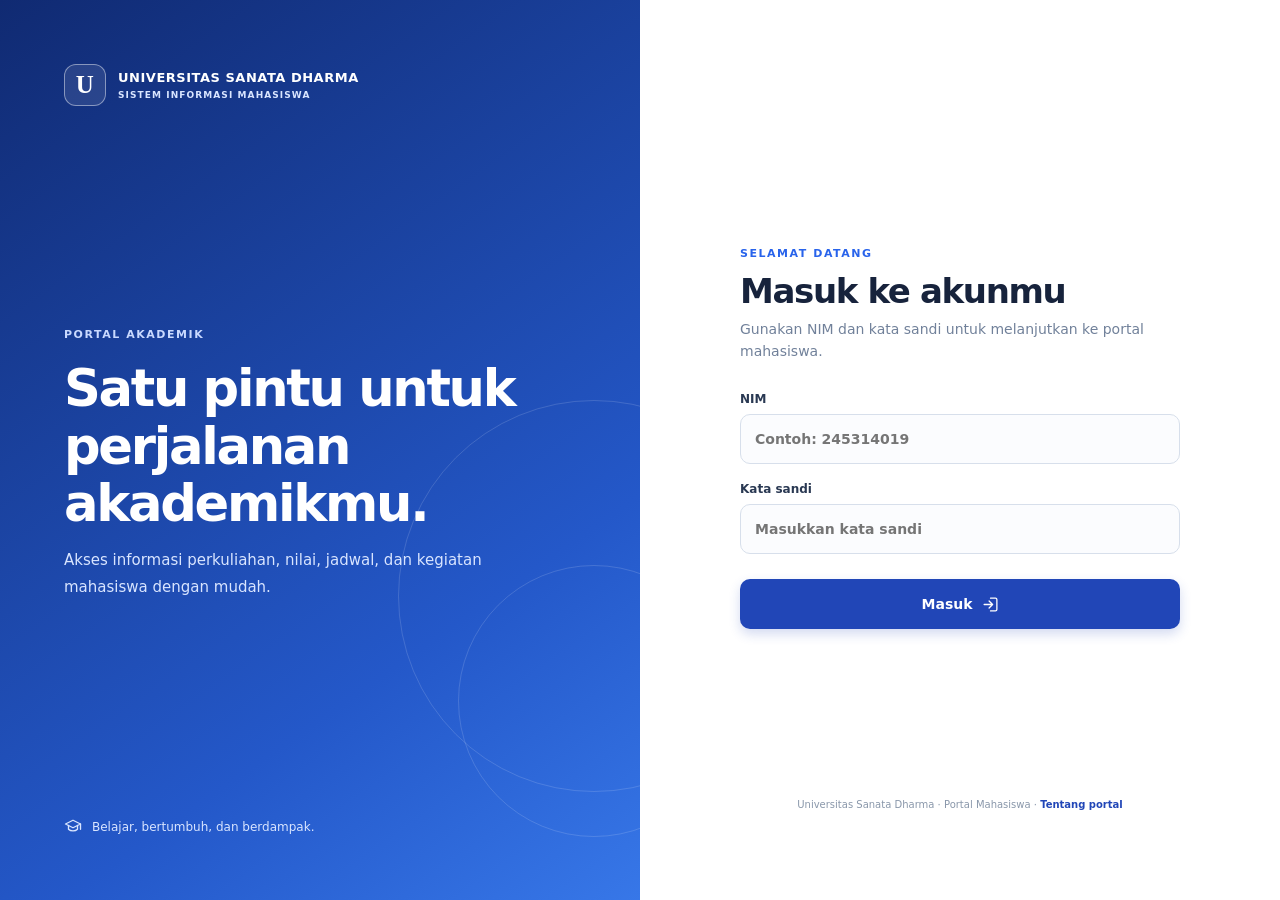
<file: index.html>
<!doctype html>
<html lang="id">
  <head>
    <meta charset="UTF-8">
    <meta name="viewport" content="width=device-width, initial-scale=1">
    <meta name="theme-color" content="#f5f8fc">
    <meta name="description" content="Portal Sistem Informasi Mahasiswa: akses informasi nilai, jadwal kuliah, keuangan, LPKP, kegiatan mahasiswa, DRS/KRS, profil, dan KTM digital.">
    <meta name="robots" content="index, follow">
    <link rel="canonical" href="https://bilqisayu.github.io/desain_ui/">
    <meta property="og:type" content="website">
    <meta property="og:locale" content="id_ID">
    <meta property="og:title" content="Sistem Informasi Mahasiswa | Portal Akademik">
    <meta property="og:description" content="Akses informasi akademik, jadwal, nilai, dan kegiatan mahasiswa dalam satu portal.">
    <meta property="og:url" content="https://bilqisayu.github.io/desain_ui/">
    <meta name="twitter:card" content="summary">
    <title>Sistem Informasi Mahasiswa | Portal Akademik</title>
    <link rel="stylesheet" href="styles.css?v=20261019-0008">
  </head>
  <body>
    <main id="app" class="app-shell" aria-live="polite"></main>
    <div id="toast" class="toast" role="status" aria-live="polite"></div>
    <script src="app.js?v=20261019-0010"></script>
  </body>
</html>
</file>
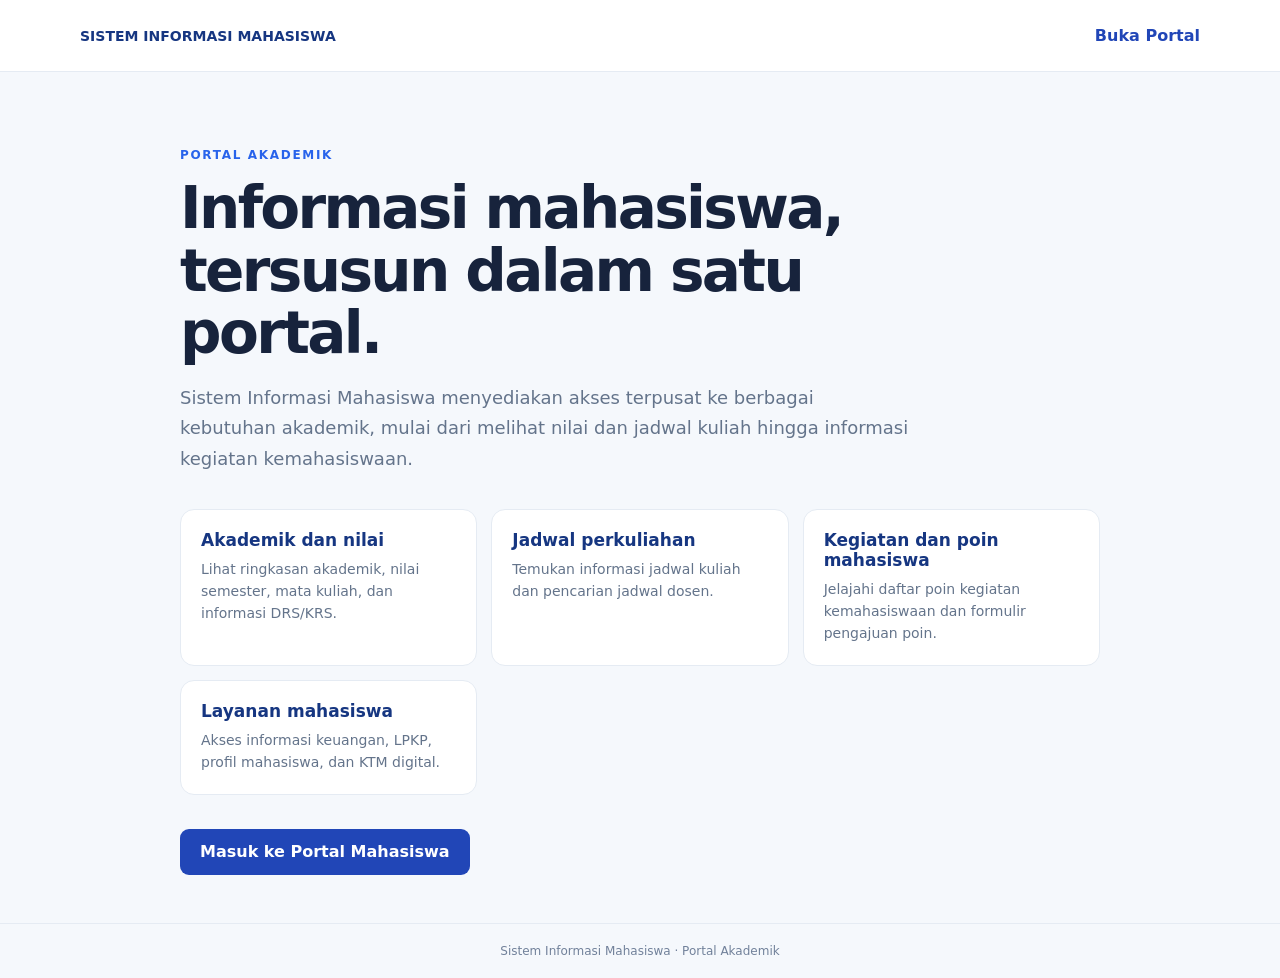
<file: tentang.html>
<!doctype html>
<html lang="id">
  <head>
    <meta charset="UTF-8">
    <meta name="viewport" content="width=device-width, initial-scale=1">
    <meta name="theme-color" content="#f5f8fc">
    <meta name="description" content="Kenali portal Sistem Informasi Mahasiswa untuk informasi akademik, nilai, jadwal kuliah, keuangan, LPKP, kegiatan, dan KTM digital.">
    <meta name="robots" content="index, follow">
    <link rel="canonical" href="https://bilqisayu.github.io/desain_ui/tentang.html">
    <meta property="og:type" content="website">
    <meta property="og:locale" content="id_ID">
    <meta property="og:title" content="Tentang Sistem Informasi Mahasiswa">
    <meta property="og:description" content="Portal informasi akademik mahasiswa dalam satu website yang mudah diakses.">
    <meta property="og:url" content="https://bilqisayu.github.io/desain_ui/tentang.html">
    <title>Tentang Sistem Informasi Mahasiswa | Portal Akademik</title>
    <style>
      :root { color-scheme: light; font-family: Inter, ui-sans-serif, system-ui, -apple-system, BlinkMacSystemFont, "Segoe UI", sans-serif; color: #17233c; background: #f5f8fc; }
      * { box-sizing: border-box; }
      body { min-width: 320px; min-height: 100vh; margin: 0; }
      header { display: flex; min-height: 72px; align-items: center; justify-content: space-between; gap: 16px; padding: 12px max(24px, calc((100% - 1120px) / 2)); border-bottom: 1px solid #e5ebf3; background: white; }
      .brand { color: #163681; font-size: 14px; font-weight: 800; }
      header a, .button { color: #2146b7; font-weight: 700; text-decoration: none; }
      main { width: min(100% - 40px, 920px); margin: 0 auto; padding: 72px 0 48px; }
      .eyebrow { color: #2863eb; font-size: 12px; font-weight: 800; letter-spacing: .14em; }
      h1 { max-width: 760px; margin: 14px 0; font-size: clamp(34px, 7vw, 58px); line-height: 1.08; letter-spacing: -.045em; }
      .intro { max-width: 730px; color: #64748b; font-size: 18px; line-height: 1.7; }
      .features { display: grid; grid-template-columns: repeat(auto-fit, minmax(220px, 1fr)); gap: 14px; margin: 34px 0; }
      article { padding: 20px; border: 1px solid #e5ebf3; border-radius: 14px; background: white; }
      h2 { margin: 0 0 8px; color: #163681; font-size: 17px; }
      article p { margin: 0; color: #64748b; font-size: 14px; line-height: 1.6; }
      .button { display: inline-flex; min-height: 46px; align-items: center; padding: 0 20px; border-radius: 9px; background: #2146b7; color: white; }
      footer { padding: 20px; border-top: 1px solid #e5ebf3; color: #71819a; text-align: center; font-size: 12px; }
      @media (max-width: 540px) { header { min-height: 62px; } main { padding-top: 48px; } .intro { font-size: 16px; } }
    </style>
    <script type="application/ld+json">
      {
        "@context": "https://schema.org",
        "@type": "WebSite",
        "name": "Sistem Informasi Mahasiswa",
        "inLanguage": "id-ID",
        "url": "https://bilqisayu.github.io/desain_ui/",
        "description": "Portal informasi akademik mahasiswa meliputi nilai, jadwal, keuangan, kegiatan, dan profil."
      }
    </script>
  </head>
  <body>
    <header>
      <span class="brand">SISTEM INFORMASI MAHASISWA</span>
      <a href="./">Buka Portal</a>
    </header>
    <main>
      <span class="eyebrow">PORTAL AKADEMIK</span>
      <h1>Informasi mahasiswa, tersusun dalam satu portal.</h1>
      <p class="intro">Sistem Informasi Mahasiswa menyediakan akses terpusat ke berbagai kebutuhan akademik, mulai dari melihat nilai dan jadwal kuliah hingga informasi kegiatan kemahasiswaan.</p>
      <section class="features" aria-label="Fitur portal">
        <article><h2>Akademik dan nilai</h2><p>Lihat ringkasan akademik, nilai semester, mata kuliah, dan informasi DRS/KRS.</p></article>
        <article><h2>Jadwal perkuliahan</h2><p>Temukan informasi jadwal kuliah dan pencarian jadwal dosen.</p></article>
        <article><h2>Kegiatan dan poin mahasiswa</h2><p>Jelajahi daftar poin kegiatan kemahasiswaan dan formulir pengajuan poin.</p></article>
        <article><h2>Layanan mahasiswa</h2><p>Akses informasi keuangan, LPKP, profil mahasiswa, dan KTM digital.</p></article>
      </section>
      <a class="button" href="./">Masuk ke Portal Mahasiswa</a>
    </main>
    <footer>Sistem Informasi Mahasiswa · Portal Akademik</footer>
  </body>
</html>
</file>
<file: styles.css>
:root {
  color-scheme: light;
  --blue: #2146b7;
  --blue-2: #2863eb;
  --blue-dark: #163681;
  --ink: #17233c;
  --muted: #7d91b1;
  --line: #e5ebf3;
  --surface: #fff;
  --page: #f5f8fc;
  --green: #00a56b;
  font-family: Inter, ui-sans-serif, system-ui, -apple-system, BlinkMacSystemFont, "Segoe UI", sans-serif;
  font-synthesis: none;
  text-rendering: optimizeLegibility;
  -webkit-font-smoothing: antialiased;
}

* { box-sizing: border-box; }
body { margin: 0; min-width: 320px; min-height: 100vh; color: var(--ink); background: #edf1f7; }
button, input { font: inherit; }
button { color: inherit; }
.app-shell { position: relative; width: 100%; max-width: 430px; min-height: 100vh; margin: 0 auto; padding-bottom: 76px; overflow: hidden; background: var(--page); box-shadow: 0 0 32px #263a5814; }
.app-shell.is-login { width: 100%; max-width: none; min-height: 100vh; margin: 0; padding: 0; overflow: visible; background: #fff; box-shadow: none; }
.login-page { display: grid; min-height: 100vh; grid-template-columns: minmax(0, 1fr) minmax(0, 1fr); background: white; }
.login-brand-panel { position: relative; display: flex; min-height: 100vh; flex-direction: column; justify-content: space-between; overflow: hidden; padding: clamp(32px, 5vw, 76px); background: linear-gradient(145deg, #102a72, #2458c9 70%, #3777e8); color: white; }
.login-brand-panel::before, .login-brand-panel::after { position: absolute; right: -150px; bottom: 12%; width: 390px; height: 390px; border: 1px solid #ffffff25; border-radius: 50%; content: ""; }
.login-brand-panel::after { right: -90px; bottom: 7%; width: 270px; height: 270px; }
.login-brand, .login-mobile-brand { position: relative; z-index: 1; display: flex; align-items: center; gap: 12px; font-size: 13px; font-weight: 800; letter-spacing: .04em; }
.login-brand-mark { display: grid; width: 42px; height: 42px; flex: 0 0 auto; place-items: center; border: 1px solid #ffffff70; border-radius: 12px; background: #ffffff18; font-family: Georgia, serif; font-size: 25px; }
.login-brand small { display: block; margin-top: 5px; color: #d9e5ff; font-size: 9px; letter-spacing: .12em; }
.login-welcome { position: relative; z-index: 1; max-width: 570px; margin: auto 0; padding: 56px 0; }
.login-eyebrow { color: var(--blue-2); font-size: 11px; font-weight: 800; letter-spacing: .14em; }
.login-brand-panel .login-eyebrow { color: #c9d9ff; }
.login-welcome h1 { max-width: 560px; margin: 18px 0 14px; font-size: clamp(34px, 4vw, 58px); line-height: 1.12; letter-spacing: -.045em; }
.login-welcome p { max-width: 440px; margin: 0; color: #d9e5ff; font-size: 15px; line-height: 1.8; }
.login-brand-footer { position: relative; z-index: 1; display: flex; align-items: center; gap: 10px; color: #d9e5ff; font-size: 12px; }
.login-form-panel { display: flex; min-height: 100vh; flex-direction: column; justify-content: center; padding: clamp(28px, 7vw, 100px); }
.login-form { width: 100%; max-width: 440px; margin: auto; }
.login-mobile-brand { display: none; margin-bottom: 40px; color: var(--blue-dark); font-size: 10px; }
.login-mobile-brand .login-brand-mark { width: 36px; height: 36px; border-color: #dce5f4; background: #edf3ff; color: var(--blue); font-size: 20px; }
.login-form h2 { margin: 10px 0 7px; color: var(--ink); font-size: clamp(26px, 3vw, 34px); letter-spacing: -.04em; }
.login-description { margin: 0 0 30px; color: #71819a; font-size: 14px; line-height: 1.6; }
.login-field { display: grid; gap: 8px; margin: 18px 0; color: #293852; font-size: 12px; font-weight: 700; }
.login-field input { width: 100%; min-height: 50px; padding: 0 14px; border: 1px solid #d7dfeb; border-radius: 10px; outline: none; background: #fbfcfe; color: var(--ink); font-size: 14px; }
.login-field input:focus { border-color: var(--blue-2); box-shadow: 0 0 0 3px #2863eb1c; }
.login-submit { display: flex; width: 100%; min-height: 50px; align-items: center; justify-content: center; gap: 9px; margin-top: 25px; border: 0; border-radius: 10px; background: var(--blue); box-shadow: 0 5px 12px #2146b733; color: white; font-size: 14px; font-weight: 750; cursor: pointer; }
.login-submit:hover { background: var(--blue-dark); }
.login-demo-note { margin: 16px 0 0; padding: 11px 12px; border-radius: 8px; background: #f1f6ff; color: #5d6f8a; font-size: 11px; line-height: 1.6; }
.login-footer { padding-top: 18px; color: #8997aa; text-align: center; font-size: 10px; }
.login-footer a { color: var(--blue); font-weight: 700; text-decoration: none; }
.login-footer a:hover { text-decoration: underline; }
.topbar { position: sticky; z-index: 5; top: 0; display: flex; align-items: center; min-height: 58px; padding: 0 18px; background: #ffffffed; border-bottom: 1px solid #e8edf4; backdrop-filter: blur(12px); }
.topbar-title { flex: 1; margin: 0; text-align: center; font-size: 14px; font-weight: 750; letter-spacing: -.25px; }
.back-button, .top-action { display: inline-flex; align-items: center; gap: 5px; min-width: 76px; padding: 8px 0; border: 0; background: transparent; color: var(--blue-2); font-size: 12px; cursor: pointer; }
.top-action { justify-content: flex-end; min-width: 28px; color: var(--muted); }
.page-content { padding: 16px; }
.home-content { padding-top: 24px; }
.welcome { display: flex; align-items: center; gap: 12px; margin: 0 3px 22px; }
.avatar-dot { width: 54px; height: 54px; border-radius: 50%; background: var(--blue); }
.welcome small, .eyebrow { display: block; color: var(--muted); font-size: 11px; }
.welcome h2 { margin: 3px 0 0; font-size: 18px; letter-spacing: -.4px; }
.welcome-note { display: flex; align-items: center; justify-content: space-between; gap: 12px; margin-bottom: 46px; padding: 16px; border-radius: 16px; background: #edf3ff; }
.welcome-note strong { display: block; margin-bottom: 5px; color: var(--blue); font-size: 13px; }
.welcome-note p { margin: 0; color: #667da4; font-size: 11px; line-height: 1.5; }
.icon-button { display: grid; width: 38px; height: 38px; flex: 0 0 auto; place-items: center; border: 0; border-radius: 12px; background: white; color: var(--blue); cursor: pointer; }
.shortcut-grid { display: grid; grid-template-columns: repeat(2, minmax(0, 1fr)); gap: 10px; }
.shortcut { display: flex; min-height: 76px; flex-direction: column; align-items: center; justify-content: center; gap: 6px; border: 1px solid var(--line); border-radius: 15px; background: white; box-shadow: 0 3px 8px #203c6610; font-size: 11px; font-weight: 650; cursor: pointer; transition: transform .15s, box-shadow .15s; }
.shortcut:hover { transform: translateY(-2px); box-shadow: 0 7px 16px #203c6618; }
.shortcut-icon { display: grid; width: 30px; height: 30px; place-items: center; border-radius: 10px; background: #edf2ff; color: var(--blue-2); }
.shortcut:nth-child(3) .shortcut-icon, .shortcut:nth-child(5) .shortcut-icon { background: #e9f8f5; color: #00a38b; }
.bottom-nav { position: fixed; z-index: 8; bottom: 0; left: 50%; display: grid; width: min(100%, 430px); grid-template-columns: repeat(4, 1fr); min-height: 70px; padding: 8px 8px max(8px, env(safe-area-inset-bottom)); transform: translateX(-50%); border-top: 1px solid var(--line); background: #fffffff2; backdrop-filter: blur(12px); }
.nav-item { display: flex; flex-direction: column; align-items: center; justify-content: center; gap: 3px; border: 0; background: transparent; color: #8092ae; font-size: 9px; line-height: 1.15; cursor: pointer; }
.nav-item svg { width: 20px; height: 20px; }
.nav-item.active { color: var(--blue); font-weight: 700; }
.nav-item.active svg { padding: 2px; width: 27px; height: 25px; border-radius: 12px; background: #e9efff; }
.card { margin-bottom: 14px; padding: 16px; border: 1px solid var(--line); border-radius: 17px; background: var(--surface); box-shadow: 0 2px 4px #203c6608; }
.blue-card { color: white; border: 0; background: linear-gradient(135deg, #1d3d94, #2459d2); box-shadow: 0 4px 10px #153c8b25; }
.blue-card p { color: #dce6ff; }
.blue-card .eyebrow { color: #d6e2ff; }
.metric-head, .section-head, .row-between { display: flex; align-items: center; justify-content: space-between; gap: 8px; }
.metric-head { font-size: 10px; }
.metric-head span:last-child { white-space: nowrap; }
.big-number { margin: 4px 0 0; font-size: 29px; font-weight: 800; line-height: 1.1; }
.progress { height: 5px; margin-top: 10px; overflow: hidden; border-radius: 8px; background: #ffffff70; }
.progress span { display: block; width: 100%; height: 100%; background: white; }
.activity-card { position: relative; padding: 12px; }
.tag { display: inline-flex; align-items: center; padding: 4px 7px; border-radius: 6px; background: #edf4ff; color: var(--blue); font-size: 9px; }
.date-inline { color: #8b9cb8; font-size: 9px; }
.activity-card h3 { margin: 7px 54px 5px 0; font-size: 11px; line-height: 1.4; }
.activity-card p, .small-note { margin: 0; color: #8395b1; font-size: 9px; }
.activity-score { position: absolute; top: 11px; right: 12px; color: var(--blue); text-align: right; font-size: 12px; font-weight: 750; }
.activity-footer { display: flex; justify-content: space-between; margin-top: 10px; padding-top: 8px; border-top: 1px solid #edf0f5; color: #8b9cb8; font-size: 9px; }
.success { color: var(--green) !important; }
.primary-button, .secondary-button, .danger-button { width: 100%; min-height: 44px; border: 0; border-radius: 13px; background: var(--blue); color: white; font-size: 12px; font-weight: 700; cursor: pointer; }
.primary-button { box-shadow: 0 3px 6px #1c439330; }
.bottom-action { position: sticky; z-index: 4; bottom: 70px; margin: 0 16px 10px; }
.semester-select { margin: -4px 0 14px; padding: 9px; border: 3px solid #e3e8ef; border-radius: 11px; background: white; text-align: center; font-size: 10px; font-weight: 700; }
.term-label { display: flex; align-items: center; justify-content: space-between; margin: 15px 2px 10px; font-size: 9px; font-weight: 800; }
.grade-summary { margin-top: 0; padding: 15px; }
.grade-summary h2 { margin: 11px 0 4px; font-size: 15px; }
.grade-summary .student-id { margin: 0; font-size: 9px; }
.verified { padding: 4px 9px; border: 1px solid #8da8e6; border-radius: 7px; background: #ffffff22; color: #eef3ff; font-size: 9px; }
.stats { display: grid; grid-template-columns: repeat(3, 1fr); gap: 7px; margin: 13px 0 10px; }
.stat { padding: 9px 5px; border: 1px solid #ffffff20; border-radius: 11px; background: #ffffff20; text-align: center; }
.stat small { display: block; margin-bottom: 4px; color: #d7e2ff; font-size: 8px; }
.stat strong { font-size: 16px; }
.summary-foot { display: flex; justify-content: space-between; padding-top: 8px; border-top: 1px solid #ffffff2c; font-size: 8px; }
.table-card { padding: 0; overflow: hidden; }
.table-title { padding: 11px 12px; border-bottom: 1px solid #edf0f5; font-size: 10px; font-weight: 750; }
.grade-table { width: 100%; border-collapse: collapse; text-align: left; font-size: 9px; }
.grade-table th, .grade-table td { padding: 9px 8px; border-bottom: 1px solid #edf0f5; vertical-align: middle; }
.grade-table th { color: #8092ae; font-size: 8px; font-weight: 600; }
.grade-table td:first-child { color: #7186a7; }
.grade-table td:last-child { text-align: center; }
.grade { padding: 2px 5px; border: 1px solid #3282ff; border-radius: 4px; color: #1262eb; font-size: 9px; }
.grade.green { border-color: #00b982; color: #00a66c; }
.grade.orange { border-color: #ff9500; color: #ed8200; }
.point-filters { display: grid; gap: 9px; padding: 12px; }
.point-filter { display: grid; grid-template-columns: 68px minmax(0, 1fr); align-items: center; gap: 8px; font-size: 11px; font-weight: 650; }
.point-filter select, .point-search input { width: 100%; min-width: 0; min-height: 34px; padding: 6px 9px; border: 1px solid #cbd6e4; border-radius: 4px; background: #f7f9fc; color: var(--ink); font: inherit; }
.point-search { display: flex; flex-wrap: wrap; align-items: center; justify-content: center; gap: 7px; padding-top: 8px; border-top: 1px solid var(--line); font-size: 11px; font-weight: 650; }
.point-search input { width: min(100%, 240px); background: white; }
.point-search button { min-height: 34px; padding: 0 14px; border: 1px solid #9ba8b8; border-radius: 4px; background: #f4f6f8; font-weight: 750; cursor: pointer; }
.point-results { padding: 0; overflow: hidden; }
.point-results h2 { margin: 0; padding: 11px 12px; border-bottom: 1px solid var(--line); text-align: center; font-size: 13px; }
.point-table-wrap { overflow-x: auto; }
.point-table { width: 100%; min-width: 820px; border-collapse: collapse; background: white; text-align: left; font-size: 11px; }
.point-table th, .point-table td { padding: 7px 8px; border: 1px solid #cbd8e5; vertical-align: top; }
.point-table th { background: #d9f0fa; font-weight: 650; }
.point-table tbody tr:nth-child(even) { background: #f0f9fd; }
.point-table th:first-child, .point-table td:first-child, .point-table th:nth-last-child(-n+2), .point-table td:nth-last-child(-n+2) { text-align: center; }
.point-table td:nth-child(2), .point-table td:nth-child(3), .point-table td:nth-child(4) { min-width: 190px; }
.point-table .point-verified { font-weight: 750; }
.point-table .point-unverified { color: #b42318; font-weight: 750; }
.point-table .point-empty { padding: 18px; text-align: center; }
.point-totals { padding: 0 1px; }
.point-totals h2 { margin: 9px 0 3px; font-size: 12px; }
.point-totals p { margin: 0; padding: 5px 8px; background: #edf8fc; font-size: 11px; }
.point-totals p:nth-of-type(even) { background: white; }
.mandatory-done { color: var(--ink); }
.mandatory-pending { color: #c52828; }
.finance-summary { padding: 14px; }
.finance-summary .metric-head { font-size: 9px; }
.finance-numbers { display: grid; grid-template-columns: 1fr 1fr; gap: 8px; margin: 12px 0; }
.finance-number { min-height: 48px; padding: 9px; border-radius: 12px; background: #ffffff20; color: #dce6ff; font-size: 8px; }
.finance-number strong { display: block; margin-top: 4px; color: white; font-size: 15px; }
.finance-bottom { padding-top: 9px; border-top: 1px solid #ffffff25; font-size: 9px; }
.method-card { padding: 14px; }
.method-grid { display: grid; grid-template-columns: repeat(4, 1fr); gap: 6px; margin: 11px 0; }
.method { min-height: 40px; border: 1px solid var(--line); border-radius: 10px; background: #f8fafd; font-size: 9px; font-weight: 700; cursor: pointer; }
.method small { display: block; color: #94a4bd; font-size: 7px; font-weight: 400; }
.method.selected { border: 1.5px solid var(--blue-2); background: #f3f7ff; color: var(--blue-2); }
.subheading { margin: 0; font-size: 11px; }
.transactions { padding: 13px 12px; }
.transactions .section-head { margin-bottom: 7px; font-size: 10px; font-weight: 750; }
.transaction { display: flex; justify-content: space-between; gap: 8px; padding: 10px 0; border-bottom: 1px solid #eff2f6; }
.transaction:last-child { border-bottom: 0; }
.transaction strong { display: block; font-size: 9px; }
.transaction small { display: block; margin-top: 4px; color: #92a1b8; font-size: 8px; }
.transaction-amount { flex: 0 0 auto; color: var(--green); text-align: right; font-size: 9px; font-weight: 750; }
.receipt-button { width: 100%; margin-top: 9px; padding: 11px; border: 0; border-radius: 10px; background: #edf2f8; color: #4a5a72; font-size: 10px; font-weight: 650; cursor: pointer; }
.schedule-legend { margin: 0 0 11px; font-size: 10px; font-weight: 700; }
.schedule-legend::before { display: inline-block; width: 8px; height: 8px; margin-right: 6px; border-radius: 50%; background: var(--blue-2); content: ""; }
.schedule-table { width: 100%; border: 1px solid #cfe1ff; border-spacing: 0; overflow: hidden; border-radius: 10px; background: white; font-size: 8px; }
.schedule-table th, .schedule-table td { padding: 8px 6px; border-bottom: 1px solid #e6eef8; vertical-align: top; }
.schedule-table th { background: #e4f2ff; text-align: left; font-size: 8px; }
.schedule-table td:first-child { white-space: nowrap; }
.schedule-table tr.day td { padding: 6px; background: #f2f7ff; color: var(--blue); font-size: 8px; font-weight: 750; }
.schedule-table strong { display: block; color: #1754cc; font-size: 8px; }
.schedule-table small { display: block; margin-top: 3px; color: #8192ac; font-size: 7px; line-height: 1.35; }
.room { display: inline-block; padding: 3px 5px; border-radius: 4px; background: #e7efff; color: #1954c6; font-size: 7px; }
.schedule-empty { padding: 10px !important; color: #a3afc1; text-align: center; font-style: italic; }
.lecturer-search-panel { display: grid; grid-template-columns: minmax(105px, 16%) minmax(0, 1fr); margin-bottom: 8px; border: 1px solid #a9c9e9; border-radius: 7px; background: white; }
.lecturer-search-panel label { display: flex; min-height: 38px; align-items: center; padding: 0 10px; border-right: 1px solid #a9c9e9; background: #f7fbff; color: #273951; font-size: 11px; font-weight: 650; }
.lecturer-search-input { width: 100%; min-width: 0; padding: 7px 10px; border: 0; border-radius: 0 7px 7px 0; outline-color: var(--blue-2); background: white; color: var(--ink); font-size: 11px; }
.lecturer-grid-wrap { position: relative; width: 100%; overflow: auto; border: 1px solid #a9c9e9; border-radius: 7px; background: white; }
.lecturer-grid { width: 100%; min-width: 1050px; table-layout: fixed; border-collapse: collapse; color: #23344d; font-size: 9px; }
.lecturer-grid th, .lecturer-grid td { height: 74px; padding: 5px; border: 1px solid #b7d0e9; text-align: center; }
.lecturer-grid thead th { position: sticky; z-index: 2; top: 0; height: 34px; background: #b9e4f5; font-weight: 650; }
.lecturer-grid thead th:first-child { left: 0; z-index: 3; width: 82px; }
.lecturer-grid tbody th { position: sticky; z-index: 1; left: 0; width: 82px; background: #9bcdf6; font-weight: 650; }
.lecturer-grid tbody td { background: white; }
.lecturer-grid tbody .lecturer-class-cell { background: #e8f5ff; color: #2c4360; text-align: left; vertical-align: middle; }
.lecturer-class-cell strong, .lecturer-class-cell span, .lecturer-class-cell small { display: block; }
.lecturer-class-cell strong { color: #1554c1; font-size: 9px; }
.lecturer-class-cell span { margin-top: 3px; font-size: 9px; font-weight: 650; line-height: 1.3; }
.lecturer-class-cell small { margin-top: 3px; color: #70829b; font-size: 8px; }
.lecturer-grid-empty { position: absolute; top: 50%; right: 10px; left: 92px; margin: 0; transform: translateY(-50%); color: #8092aa; font-size: 10px; text-align: center; pointer-events: none; }
.lecturer-actions { display: flex; justify-content: flex-end; gap: 8px; margin-top: 9px; }
.lecturer-actions button { width: auto; min-width: 82px; min-height: 36px; margin: 0; padding: 0 15px; border-radius: 8px; font-size: 10px; }
.lecturer-actions .secondary-button { border: 1px solid #d4dfed; background: #f5f8fc; color: #52627a; }
.lecturer-actions .lecturer-download:disabled { box-shadow: none; background: #c5cdd9; cursor: not-allowed; }
.profile-hero { padding: 22px 18px; text-align: center; }
.profile-avatar { display: grid; width: 78px; height: 78px; margin: 0 auto 14px; place-items: center; border-radius: 50%; background: #2454db; box-shadow: 0 3px 6px #2146b740; color: white; font-size: 24px; font-weight: 750; }
.profile-hero h2 { margin: 0 0 4px; font-size: 15px; }
.profile-hero p { margin: 4px 0; color: #657995; font-size: 11px; }
.profile-hero .program { color: #135bff; font-size: 12px; }
.badges { display: flex; justify-content: center; gap: 10px; margin-top: 13px; }
.badge { padding: 5px 13px; border: 1px solid #9ce8c9; border-radius: 16px; background: #f1fff8; color: #00a46b; font-size: 10px; }
.badge.blue { border-color: #b8d3ff; background: #f0f6ff; color: #1761eb; }
.ktm-link { display: inline-flex; align-items: center; justify-content: center; gap: 7px; margin-top: 15px; padding: 8px 12px; border: 1px solid #b8d3ff; border-radius: 9px; background: #f2f7ff; color: #1761eb; font-size: 10px; font-weight: 650; cursor: pointer; }
.section-head { margin: 0 0 10px; }
.section-head h2 { margin: 0; font-size: 13px; }
.text-button { border: 0; background: transparent; color: #145fff; font-size: 10px; cursor: pointer; }
.detail-row { display: flex; justify-content: space-between; gap: 14px; padding: 11px 0; border-top: 1px solid #eff2f6; font-size: 10px; }
.detail-row span:first-child { color: #879bb9; }
.detail-row strong { text-align: right; font-weight: 550; }
.logout { min-height: 44px; border: 1px solid #ffc9cf; background: #fff6f7; color: #f22242; }
.ktm-top { display: flex; align-items: flex-start; justify-content: space-between; padding: 1px 2px 14px; }
.ktm-top h1 { margin: 0; font-size: 14px; }
.active-chip { padding: 8px 12px; border: 1px solid #86aaff; border-radius: 20px; color: var(--blue-2); font-size: 9px; }
.ktm-card { padding: 16px; border: 0; border-radius: 17px; background: linear-gradient(120deg, #1f49c2, #3565c9 70%, #264990); color: white; box-shadow: 0 4px 8px #1d3a8325; }
.university { display: flex; align-items: center; gap: 10px; font-size: 11px; font-weight: 750; }
.uni-mark { display: grid; width: 32px; height: 32px; place-items: center; border: 1px solid #ffffff66; border-radius: 8px; background: #ffffff16; font-size: 14px; }
.university small, .ktm-student small { display: block; margin-top: 2px; color: #e0e9ff; font-size: 9px; font-weight: 400; }
.ktm-student { display: flex; align-items: center; gap: 13px; margin: 17px 0 14px; }
.photo-placeholder { width: 62px; height: 62px; flex: 0 0 auto; border: 2px solid white; border-radius: 50%; }
.ktm-student strong { font-size: 14px; }
.ktm-footer { display: flex; justify-content: space-between; padding-top: 11px; border-top: 1px solid #ffffff35; font-size: 10px; }
.valid-chip { padding: 4px 9px; border-radius: 13px; background: #172d6b80; font-size: 9px; }
.secondary-button { min-height: 39px; margin: 15px 0 6px; border: 4px solid #e1ebff; border-radius: 12px; background: var(--blue-2); }
.bio-card { padding: 8px 14px; }
.bio-card .detail-row { min-height: 50px; align-items: center; }
.bio-card .detail-row:last-child { border-bottom: 0; }
.bio-card .address-row { display: block; padding: 13px 0; }
.bio-card .address-row strong { display: block; margin-top: 8px; text-align: left; }
.lpkp-card { padding: 12px; }
.lpkp-title { display: flex; justify-content: space-between; gap: 8px; margin-bottom: 7px; font-size: 10px; font-weight: 750; }
.lpkp-title span { padding: 4px 6px; border-radius: 9px; background: #eafff4; color: #07965f; font-size: 7px; }
.lpkp-card > p { margin: 0; color: #8395ad; font-size: 8px; line-height: 1.45; }
.course-card { padding: 11px; }
.course-title { margin: 6px 0 5px; color: #1552c5; font-size: 10px; font-weight: 750; }
.course-info { margin: 0; color: #8192a9; font-size: 8px; line-height: 1.45; }
.meeting-title { margin: 12px 0 6px; font-size: 8px; font-weight: 750; }
.meeting-grid { display: grid; grid-template-columns: repeat(8, 1fr); gap: 4px; }
.meeting { display: grid; min-height: 21px; place-items: center; border: 1px solid #dce4ed; border-radius: 5px; background: #f7f9fc; color: #7c8ba1; font-size: 7px; }
.meeting.done { border-color: #7ce3bc; background: #eafff5; color: #00a46b; }
.meeting.current { border-color: var(--blue); background: var(--blue); color: white; }
.meeting-fields { display: grid; gap: 0; margin-top: 11px; padding: 8px; border: 1px solid #e8edf3; border-radius: 9px; background: #fbfcfe; }
.meeting-fields div { display: flex; justify-content: space-between; padding: 3px 0; color: #7d8ea5; font-size: 7px; }
.attendance-head { display: flex; justify-content: space-between; margin: 10px 0 6px; font-size: 8px; font-weight: 750; }
.attendance-person { display: flex; align-items: center; justify-content: space-between; padding: 6px 4px; border-top: 1px solid #edf0f5; font-size: 7px; }
.attendance-person small { display: block; margin-top: 2px; color: #99a6b9; font-size: 6px; }
.attendance-mark { padding: 3px 5px; border-radius: 4px; background: #e6f8f0; color: #07965f; font-size: 7px; }
.attendance-summary { display: grid; grid-template-columns: repeat(2, minmax(0, 1fr)); gap: 6px; margin: 8px 0; }
.attendance-count { display: inline-flex; align-items: center; justify-content: center; min-height: 27px; padding: 5px 7px; border: 1px solid #e5ebf3; border-radius: 7px; background: #f7f9fc; color: #52627a; font-size: 8px; font-weight: 650; }
.attendance-count.status-H { border-color: #b8ead5; background: #eafff5; color: #078654; }
.attendance-count.status-I { border-color: #bfd7ff; background: #eef5ff; color: #2863c7; }
.attendance-count.status-S { border-color: #f4d793; background: #fff8e8; color: #aa7100; }
.attendance-count.status-A { border-color: #ffc9cf; background: #fff1f2; color: #d32e43; }
.attendance-save { grid-column: 1 / -1; min-height: 34px; border-radius: 8px; font-size: 9px; }
.attendance-table-wrap { width: 100%; max-height: 440px; overflow: auto; border: 1px solid #cfe1ee; border-radius: 8px; background: white; }
.attendance-table { width: 100%; min-width: 650px; border-collapse: collapse; background: white; color: #25354d; font-size: 10px; }
.attendance-table th, .attendance-table td { padding: 8px 9px; border-bottom: 1px solid #deedf3; text-align: left; }
.attendance-table th { position: sticky; z-index: 1; top: 0; background: #e6f5fb; font-weight: 650; }
.attendance-table th:first-child, .attendance-table td:first-child { width: 48px; text-align: center; }
.attendance-table th:nth-child(2), .attendance-table td:nth-child(2) { width: 130px; }
.attendance-table th:last-child, .attendance-table td:last-child { width: 180px; }
.attendance-table tbody tr:nth-child(even) { background: #e8f8fc; }
.attendance-table tbody tr:hover { background: #d9f1fa; }
.attendance-select { width: 100%; min-width: 145px; padding: 5px 7px; border: 1px solid #d9e4ee; border-radius: 6px; background: white; color: #34445c; font-size: 9px; }
.attendance-select[data-status="H"] { border-color: #9bdcb9; color: #078654; }
.attendance-select[data-status="I"] { border-color: #a9c8fb; color: #2863c7; }
.attendance-select[data-status="S"] { border-color: #f0d081; color: #9a6900; }
.attendance-select[data-status="A"] { border-color: #f1a7af; color: #c1263d; }
.student-approval { margin-top: 14px; padding: 12px; border: 1px solid #cfe1ee; border-radius: 10px; background: #f8fcfe; }
.approval-fields { display: grid; gap: 0; padding: 8px 10px; border: 1px solid #e2edf3; border-radius: 8px; background: white; }
.approval-row { display: flex; align-items: center; justify-content: space-between; gap: 12px; min-width: 0; padding: 9px 0; border: 0; border-bottom: 1px solid #edf1f5; color: #65758c; font-size: 9px; }
.approval-row strong { color: var(--ink); font-weight: 650; text-align: right; }
.consent-row { display: grid; grid-template-columns: minmax(0, 1fr) auto; }
.consent-row legend { padding: 0 5px; color: #65758c; font-weight: 650; }
.consent-row > span { grid-column: 1 / -1; line-height: 1.5; }
.consent-options { display: flex; gap: 14px; }
.consent-option { display: inline-flex; align-items: center; gap: 5px; color: var(--ink); font-weight: 700; }
.consent-option input { accent-color: var(--blue); }
.material-field { display: grid; gap: 6px; margin-top: 10px; color: #65758c; font-size: 9px; }
.material-field textarea, .approval-date-input { width: 100%; min-width: 0; padding: 8px 9px; border: 1px solid #d9e4ee; border-radius: 6px; background: white; color: var(--ink); font: inherit; }
.material-field small { color: #8c9bb0; font-size: 8px; font-weight: 400; }
.approval-note { padding: 9px 0; border-bottom: 1px solid #edf1f5; }
.approval-date { display: grid; grid-template-columns: minmax(0, 1fr) minmax(140px, .7fr); }
.approval-date-input { font-size: 9px; }
.approval-actions { display: flex; justify-content: flex-end; gap: 8px; margin-top: 10px; }
.approval-actions button, .approval-open { width: auto; min-width: 90px; min-height: 33px; margin: 0; padding: 0 14px; border-radius: 7px; font-size: 9px; }
.approval-actions .secondary-button, .approval-open { border: 1px solid #d9e4ee; background: white; color: #52627a; }
.approval-save:disabled { box-shadow: none; background: #c4cbd6; cursor: not-allowed; }
.approval-open { margin-top: 12px; }
[hidden] { display: none !important; }
.course-list { padding: 3px 12px; }
.course-list-item { display: flex; justify-content: space-between; gap: 8px; padding: 8px 0; border-bottom: 1px solid #eef1f5; font-size: 8px; font-weight: 650; }
.course-list-item small { display: block; margin-top: 3px; color: #8898af; font-size: 7px; font-weight: 400; }
.course-count { align-self: center; padding: 4px 6px; border-radius: 10px; background: #eff2f7; color: #7586a0; font-size: 7px; white-space: nowrap; }
.course-count.complete { background: #e6faf1; color: #009d65; }
.toast { position: fixed; z-index: 20; bottom: 88px; left: 50%; max-width: calc(100% - 32px); padding: 10px 14px; transform: translate(-50%, 12px); border-radius: 10px; background: #17233c; color: white; font-size: 11px; opacity: 0; pointer-events: none; transition: opacity .18s, transform .18s; }
.toast.visible { transform: translate(-50%, 0); opacity: 1; }
.modal-backdrop { position: fixed; z-index: 30; inset: 0; display: grid; place-items: center; padding: 20px; background: #13234466; }
.modal { width: min(100%, 390px); max-height: min(90vh, 760px); overflow-y: auto; padding: 20px; border-radius: 18px; background: white; box-shadow: 0 16px 50px #07142c30; }
.modal h2 { margin: 0 0 15px; font-size: 16px; }
.modal-heading { display: flex; align-items: flex-start; justify-content: space-between; gap: 10px; }
.modal-heading h2 { margin: 0; }
.modal-close { width: 28px; height: 28px; flex: 0 0 auto; border: 0; border-radius: 8px; background: #f2f5fa; color: #7586a0; font-size: 20px; line-height: 1; cursor: pointer; }
.modal-description { margin: 8px 0 15px; color: #8392a8; font-size: 10px; line-height: 1.5; }
.form-field { display: grid; gap: 6px; margin: 12px 0; color: #788ba7; font-size: 10px; }
.form-field input, .form-field select { width: 100%; min-width: 0; padding: 10px; border: 1px solid var(--line); border-radius: 9px; background: white; color: var(--ink); font-size: 12px; }
.form-field input[type="file"] { padding: 8px; font-size: 10px; }
.form-field input[type="file"]::file-selector-button { margin-right: 8px; padding: 6px 8px; border: 0; border-radius: 6px; background: #edf3ff; color: var(--blue); font-size: 9px; cursor: pointer; }
.form-field small { color: #8c9bb0; font-size: 9px; }
.form-row { display: grid; grid-template-columns: 1.2fr .8fr; gap: 10px; }
.modal-actions { display: flex; gap: 9px; margin-top: 18px; }
.modal-actions button { min-height: 39px; }
.modal-actions .cancel { border: 1px solid var(--line); background: white; color: #71829d; }
.modal-actions .primary-button { flex: 1; }
.evidence-name { margin-top: 6px !important; overflow-wrap: anywhere; }
.drs-content { padding-top: 18px; }
.drs-summary { margin-bottom: 18px; padding: 20px; border-radius: 20px; background: linear-gradient(135deg, #2148c4, #30308f); }
.drs-summary .eyebrow { color: #d7e2ff; font-size: 10px; }
.drs-summary h2 { margin: 8px 0 7px; color: white; font-size: 17px; line-height: 1.25; }
.drs-student-id { margin: 0; color: #e0e8ff !important; font-size: 9px; }
.drs-student-id span { padding: 0 2px; }
.drs-summary-footer { display: flex; align-items: center; justify-content: space-between; gap: 10px; margin-top: 15px; padding-top: 10px; border-top: 1px solid #ffffff2c; }
.drs-adviser { display: inline-flex; align-items: center; gap: 6px; max-width: 100%; padding: 5px 8px; border: 1px solid #ffffff22; border-radius: 12px; background: #142f8266; color: #dce6ff; font-size: 9px; line-height: 1.4; }
.drs-adviser > span { display: grid; width: 14px; height: 14px; flex: 0 0 auto; place-items: center; border-radius: 50%; background: #19c88a; color: #103d57; font-size: 9px; font-weight: 800; }
.drs-total { color: #e1e8ff; text-align: right; font-size: 9px; }
.drs-total strong { display: block; margin-top: 2px; color: white; font-size: 14px; }
.drs-list-heading { display: flex; align-items: baseline; justify-content: space-between; gap: 10px; margin: 0 2px 10px; }
.drs-list-heading h2 { margin: 0; font-size: 11px; font-weight: 700; }
.drs-list-heading > strong { color: var(--blue-2); font-size: 11px; white-space: nowrap; }
.drs-course-list { display: grid; gap: 10px; }
.drs-course { margin: 0; padding: 13px; border-radius: 15px; }
.drs-course-top { display: flex; align-items: center; justify-content: space-between; gap: 10px; }
.drs-course-top .tag { background: #eff3f8; color: #53647c; font-size: 8px; }
.drs-course-top > strong { color: var(--blue-2); font-size: 10px; white-space: nowrap; }
.drs-course h3 { margin: 7px 0 5px; font-size: 11px; line-height: 1.35; }
.drs-course-details { display: flex; align-items: flex-start; justify-content: space-between; gap: 8px; color: #8091aa; font-size: 9px; line-height: 1.45; }
.drs-course-details span:first-child { min-width: 0; }
.drs-course-details span:last-child { flex: 0 0 auto; color: #52627a; text-align: right; white-space: nowrap; }
.drs-grand-total { display: grid; grid-template-columns: 1fr auto auto; gap: 12px; align-items: center; margin-top: 2px; padding: 12px; border: 1px solid var(--line); border-radius: 12px; background: white; font-size: 10px; font-weight: 700; }
.drs-grand-total strong:last-child { color: var(--blue-2); text-align: right; }
.pending-status { color: #c98200; }
.home-topbar, .dashboard-stats, .shortcut-heading { display: none; }

@media (min-width: 700px) {
  body { padding: 24px 0; }
  .app-shell { min-height: min(900px, calc(100vh - 48px)); border: 1px solid #e5eaf1; border-radius: 22px; }
  .bottom-nav { bottom: max(24px, calc((100vh - 900px) / 2)); border-right: 1px solid var(--line); border-left: 1px solid var(--line); border-radius: 0 0 22px 22px; }
  .toast { bottom: max(100px, calc((100vh - 900px) / 2 + 92px)); }
  .drs-course-list { grid-template-columns: repeat(2, minmax(0, 1fr)); gap: 14px; }
  .drs-course { min-height: 122px; padding: 16px; }
  .drs-course h3 { font-size: 13px; }
  .drs-course-top .tag, .drs-course-details { font-size: 10px; }
  .drs-course-top > strong, .drs-list-heading > strong { font-size: 12px; }
  .drs-list-heading h2 { font-size: 13px; }
  .drs-summary { padding: 24px 28px; }
  .drs-summary h2 { font-size: 21px; }
  .drs-student-id, .drs-adviser, .drs-total { font-size: 11px; }
  .drs-total strong { font-size: 17px; }
  .drs-grand-total { padding: 15px 18px; font-size: 12px; }
}

@media (min-width: 700px) and (max-width: 899px) {
  body { padding: 0; background: #f4f7fb; }
  .app-shell { width: 100%; max-width: none; min-height: 100vh; margin: 0; padding: 0 0 0 205px; overflow: visible; border: 0; border-radius: 0; background: #f4f7fb; box-shadow: none; }
  .app-shell.is-login { padding: 0; background: white; }
  .login-brand-panel { padding: 34px; }
  .login-form-panel { padding: 36px; }
  .login-welcome h1 { font-size: 38px; }
  .topbar { min-height: 68px; padding: 0 26px; }
  .topbar-title { text-align: left; font-size: 17px; }
  .home-topbar { display: flex; }
  .home-topbar .topbar-title { flex: 0 1 auto; }
  .home-account { display: flex; align-items: center; gap: 9px; margin-left: auto; font-size: 11px; }
  .home-account .icon-button { border: 1px solid var(--line); }
  .home-account strong, .home-account small { display: block; }
  .home-account small { margin-top: 3px; color: var(--muted); font-size: 9px; }
  .account-avatar { display: grid; width: 34px; height: 34px; place-items: center; border-radius: 50%; background: #e6edff; color: var(--blue); font-weight: 750; }
  .page-content { width: 100%; max-width: none; margin: 0; padding: 26px; }
  .home-content { padding-top: 28px; }
  .dashboard-stats { display: grid; grid-template-columns: repeat(3, minmax(0, 1fr)); gap: 10px; margin-bottom: 24px; }
  .dashboard-stat { display: grid; gap: 6px; margin: 0; padding: 14px; }
  .dashboard-stat > span { color: #71839d; font-size: 11px; }
  .dashboard-stat > strong { color: var(--blue); font-size: 23px; }
  .dashboard-stat > strong small { font-size: 11px; }
  .dashboard-stat > small { color: #8b9bb1; font-size: 9px; }
  .shortcut-heading { display: flex; margin: 0 0 12px; }
  .shortcut-heading h2 { font-size: 15px; }
  .shortcut-heading > span { color: var(--muted); font-size: 10px; }
  .shortcut-grid { grid-template-columns: repeat(2, minmax(0, 1fr)); gap: 12px; }
  .shortcut { min-height: 96px; gap: 9px; font-size: 12px; }
  .bottom-nav { position: fixed; top: 0; right: auto; bottom: 0; left: 0; display: flex; width: 205px; min-height: 100vh; flex-direction: column; align-items: stretch; justify-content: flex-start; gap: 6px; padding: 22px 12px; transform: none; border: 0; border-right: 1px solid #e6ebf2; border-radius: 0; background: white; }
  .bottom-nav::before { padding: 0 10px 22px; color: #20314f; content: "PORTAL MAHASISWA"; font-size: 12px; font-weight: 800; letter-spacing: .025em; }
  .nav-item { min-height: 42px; flex-direction: row; justify-content: flex-start; gap: 10px; padding: 0 10px; border-radius: 9px; font-size: 11px; }
  .nav-item svg { width: 19px; height: 19px; flex: 0 0 auto; }
  .nav-item.active { background: #edf3ff; }
  .nav-item.active svg { width: 19px; height: 19px; padding: 0; border-radius: 0; background: transparent; }
  .nav-item span br { display: none; }
  .bottom-action { position: static; margin: 0 26px 26px; }
  .toast { bottom: 22px; }
}

@media (min-width: 900px) {
  body { min-width: 760px; padding: 0; background: #f4f7fb; }
  .app-shell { width: 100%; max-width: none; min-height: 100vh; margin: 0; padding: 0 0 0 260px; overflow: visible; border: 0; border-radius: 0; background: #f4f7fb; box-shadow: none; }
  .app-shell.is-login { padding: 0; background: white; }
  .topbar { min-height: 78px; padding: 0 48px; }
  .topbar-title { text-align: left; font-size: 19px; }
  .back-button { min-width: 92px; font-size: 13px; }
  .top-action { min-width: 40px; }
  .home-topbar { display: flex; }
  .home-topbar .topbar-title { flex: 0 1 auto; }
  .home-account { display: flex; align-items: center; gap: 11px; margin-left: auto; font-size: 12px; }
  .home-account .icon-button { border: 1px solid var(--line); }
  .home-account strong, .home-account small { display: block; }
  .home-account small { margin-top: 3px; color: var(--muted); font-size: 10px; }
  .account-avatar { display: grid; width: 38px; height: 38px; place-items: center; border-radius: 50%; background: #e6edff; color: var(--blue); font-weight: 750; }
  .page-content { width: 100%; max-width: 1480px; margin: 0 auto; padding: 32px 48px; }
  .home-content { padding-top: 34px; }
  .welcome { gap: 16px; margin: 0 0 24px; }
  .avatar-dot { width: 58px; height: 58px; }
  .welcome small { font-size: 13px; }
  .welcome h2 { font-size: 22px; }
  .welcome-note { margin-bottom: 24px; padding: 22px 24px; }
  .welcome-note .icon-button { display: none; }
  .welcome-note strong { font-size: 16px; }
  .welcome-note p { font-size: 13px; }
  .welcome-note .icon-button { width: 46px; height: 46px; }
  .dashboard-stats { display: grid; grid-template-columns: repeat(3, minmax(0, 1fr)); gap: 18px; margin-bottom: 30px; }
  .dashboard-stat { display: grid; gap: 7px; margin: 0; padding: 22px; }
  .dashboard-stat > span { color: #71839d; font-size: 13px; }
  .dashboard-stat > strong { color: var(--blue); font-size: 29px; line-height: 1.15; }
  .dashboard-stat > strong small { font-size: 14px; }
  .dashboard-stat > small { color: #8b9bb1; font-size: 11px; }
  .shortcut-heading { display: flex; margin: 0 0 15px; }
  .shortcut-heading h2 { font-size: 17px; }
  .shortcut-heading > span { color: var(--muted); font-size: 12px; }
  .shortcut-grid { grid-template-columns: repeat(4, minmax(0, 1fr)); gap: 16px; }
  .shortcut { min-height: 138px; gap: 12px; border-radius: 16px; font-size: 14px; }
  .shortcut-icon { width: 44px; height: 44px; border-radius: 13px; }
  .shortcut-icon svg { width: 23px; height: 23px; }
  .bottom-nav { position: fixed; top: 0; right: auto; bottom: 0; left: 0; display: flex; width: 260px; min-height: 100vh; flex-direction: column; align-items: stretch; justify-content: flex-start; gap: 7px; padding: 26px 16px; transform: none; border: 0; border-right: 1px solid #e6ebf2; border-radius: 0; background: white; }
  .bottom-nav::before { padding: 0 12px 28px; color: #20314f; content: "PORTAL MAHASISWA"; font-size: 14px; font-weight: 800; letter-spacing: .035em; line-height: 1.5; }
  .nav-item { min-height: 46px; flex-direction: row; justify-content: flex-start; gap: 13px; padding: 0 14px; border-radius: 10px; font-size: 13px; }
  .nav-item svg { width: 21px; height: 21px; flex: 0 0 auto; }
  .nav-item.active { background: #edf3ff; }
  .nav-item.active svg { width: 21px; height: 21px; padding: 0; border-radius: 0; background: transparent; }
  .nav-item span br { display: none; }
  .card { margin-bottom: 18px; padding: 22px; border-radius: 16px; }
  .points-content { display: block; }
  .points-content > .point-filters { display: grid; grid-template-columns: minmax(220px, 1fr); gap: 8px; margin-bottom: 12px; padding: 12px; }
  .point-filter { grid-template-columns: 105px minmax(0, 1fr); font-size: 13px; }
  .point-filter select, .point-search input, .point-search button { min-height: 36px; }
  .point-search { font-size: 13px; }
  .points-content > .point-results { margin-bottom: 8px; }
  .point-results h2 { padding: 12px; font-size: 15px; }
  .point-table { min-width: 1020px; font-size: 13px; }
  .point-table th, .point-table td { padding: 8px 10px; }
  .point-totals h2 { margin-top: 10px; font-size: 14px; }
  .point-totals p { font-size: 13px; }
  .bottom-action { position: static; width: calc(100% - 96px); max-width: 1384px; margin: 0 auto 32px; padding: 0; }
  .bottom-action .primary-button { width: auto; min-width: 260px; padding: 0 24px; }
  .grades-content { display: grid; grid-template-columns: minmax(300px, .85fr) minmax(0, 1.15fr); grid-template-areas: "select term" "summary table"; align-items: start; gap: 14px 22px; }
  .grades-content > .semester-select { grid-area: select; margin: 0; padding: 12px; border-width: 1px; font-size: 12px; }
  .grades-content > .grade-summary { grid-area: summary; margin: 0; }
  .grade-summary h2 { font-size: 20px; }
  .grade-summary .student-id { font-size: 11px; }
  .stats { gap: 10px; margin: 18px 0 14px; }
  .stat { padding: 14px 8px; }
  .stat small { font-size: 10px; }
  .stat strong { font-size: 20px; }
  .summary-foot { font-size: 10px; }
  .grades-content > .term-label { grid-area: term; align-self: end; margin: 0; font-size: 11px; }
  .grades-content > .table-card { grid-area: table; width: 100%; margin: 0; }
  .table-title { padding: 16px; font-size: 13px; }
  .grade-table { font-size: 12px; }
  .grade-table th, .grade-table td { padding: 14px 12px; }
  .grade-table th { font-size: 10px; }
  .grade { padding: 4px 8px; font-size: 11px; }
  .finance-content { display: grid; grid-template-columns: minmax(320px, .9fr) minmax(0, 1.1fr); grid-template-areas: "summary transactions" "method transactions"; align-items: start; gap: 0 22px; }
  .finance-content > .finance-summary { grid-area: summary; margin: 0 0 18px; padding: 24px; }
  .finance-summary .metric-head, .finance-bottom { font-size: 11px; }
  .finance-number { padding: 13px; font-size: 10px; }
  .finance-number strong { font-size: 19px; }
  .finance-content > .method-card { grid-area: method; padding: 20px; }
  .subheading { font-size: 15px; }
  .method { min-height: 54px; font-size: 11px; }
  .method small { font-size: 9px; }
  .finance-content > .transactions { grid-area: transactions; padding: 22px; }
  .transactions .section-head { margin-bottom: 12px; font-size: 14px; }
  .transaction { padding: 14px 0; }
  .transaction strong, .transaction-amount { font-size: 12px; }
  .transaction small { font-size: 10px; }
  .receipt-button { margin-top: 14px; padding: 14px; font-size: 12px; }
  .schedule-content { max-width: 1280px; }
  .schedule-legend { margin-bottom: 15px; font-size: 14px; }
  .schedule-legend::before { width: 10px; height: 10px; }
  .schedule-table { font-size: 12px; }
  .schedule-table th, .schedule-table td { padding: 13px 14px; }
  .schedule-table th, .schedule-table tr.day td { font-size: 11px; }
  .schedule-table strong { font-size: 12px; }
  .schedule-table small, .room { font-size: 10px; }
  .profile-content { display: grid; grid-template-columns: minmax(280px, .8fr) minmax(0, 1.2fr); align-items: start; gap: 18px 24px; }
  .profile-content > .profile-hero { margin: 0; padding: 32px 20px; }
  .profile-avatar { width: 92px; height: 92px; font-size: 28px; }
  .profile-hero h2 { font-size: 20px; }
  .profile-hero p { font-size: 13px; }
  .profile-hero .program { font-size: 14px; }
  .badge { padding: 7px 15px; font-size: 11px; }
  .profile-content > .card:not(.profile-hero) { margin: 0; }
  .profile-content .section-head h2 { font-size: 17px; }
  .profile-content .detail-row { padding: 15px 0; font-size: 12px; }
  .profile-content > .logout { grid-column: 1 / -1; width: auto; justify-self: start; min-width: 260px; margin-top: 2px; }
  .ktm-content { display: grid; grid-template-columns: minmax(300px, .9fr) minmax(0, 1.1fr); grid-template-areas: "heading heading" "identity bio" "edit bio"; align-items: start; gap: 0 24px; }
  .ktm-content > .ktm-top { grid-area: heading; align-items: center; padding: 0 2px 18px; }
  .ktm-top h1 { font-size: 21px; }
  .ktm-content > .ktm-card { grid-area: identity; margin: 0; padding: 24px; }
  .ktm-content > .secondary-button { grid-area: edit; width: 100%; margin: 16px 0 0; }
  .ktm-content > .bio-card { grid-area: bio; margin: 0; padding: 14px 22px; }
  .bio-card .detail-row { min-height: 58px; font-size: 12px; }
  .university { font-size: 13px; }
  .university small { font-size: 11px; }
  .ktm-student strong { font-size: 17px; }
  .ktm-student small, .ktm-footer { font-size: 11px; }
  .lpkp-content { display: grid; grid-template-columns: minmax(0, 1.35fr) minmax(300px, .8fr); align-items: start; gap: 0 18px; }
  .lpkp-content > .lpkp-card:first-child { grid-column: 1 / -1; padding: 18px 22px; }
  .lpkp-content > .lpkp-card:nth-child(2) { grid-column: 1; margin: 0; padding: 18px; }
  .lpkp-content > .course-list { grid-column: 2; grid-row: 2; padding: 8px 18px; }
  .lpkp-title { font-size: 13px; }
  .lpkp-card > p { font-size: 11px; }
  .course-title { font-size: 13px; }
  .course-card { padding: 16px; }
  .course-card h3 { font-size: 14px !important; }
  .course-info, .meeting-title { font-size: 10px; }
  .meeting { min-height: 30px; font-size: 10px; }
  .meeting-fields { padding: 12px; }
  .meeting-fields div { padding: 6px 0; font-size: 10px; }
  .attendance-head { font-size: 11px; }
  .attendance-summary { grid-template-columns: repeat(4, minmax(0, 1fr)) auto; align-items: center; gap: 8px; }
  .attendance-count { min-height: 31px; font-size: 10px; }
  .attendance-save { grid-column: auto; min-height: 32px; padding: 0 14px; font-size: 10px; }
  .attendance-table-wrap { max-height: 520px; }
  .attendance-table { min-width: 640px; font-size: 11px; }
  .attendance-table th, .attendance-table td { padding: 9px 10px; }
  .attendance-select { padding: 6px 8px; font-size: 10px; }
  .student-approval { padding: 16px; }
  .approval-row, .material-field { font-size: 10px; }
  .approval-fields { padding: 10px 14px; }
  .approval-actions button, .approval-open { min-height: 36px; font-size: 10px; }
  .attendance-person { padding: 9px 6px; font-size: 10px; }
  .attendance-person small { font-size: 9px; }
  .course-list-item { padding: 13px 0; font-size: 11px; }
  .course-list-item small, .course-count { font-size: 9px; }
  .toast { bottom: 28px; }
  .modal-backdrop { z-index: 40; }
}

@media (max-width: 699px) {
  .app-shell.is-login { min-height: 100vh; background: white; }
  .login-page { display: block; }
  .login-brand-panel { display: none; }
  .login-form-panel { min-height: 100vh; justify-content: flex-start; padding: 28px 24px 18px; }
  .login-form { margin: auto; }
  .login-mobile-brand { display: flex; margin-bottom: 52px; }
  .login-form h2 { font-size: 27px; }
  .login-description { margin-bottom: 25px; font-size: 13px; }
  .login-field input { min-height: 48px; }
  .login-footer { margin-top: 25px; }
}

@media (min-width: 900px) and (max-width: 1100px) {
  .app-shell { padding-left: 220px; }
  .bottom-nav { width: 220px; }
  .page-content { padding-right: 30px; padding-left: 30px; }
  .topbar { padding-right: 30px; padding-left: 30px; }
  .shortcut-grid { grid-template-columns: repeat(2, minmax(0, 1fr)); }
  .grades-content, .finance-content, .profile-content, .ktm-content, .lpkp-content { grid-template-columns: minmax(0, 1fr); grid-template-areas: none; }
  .grades-content > *, .finance-content > *, .profile-content > *, .ktm-content > *, .lpkp-content > * { grid-column: 1 !important; grid-row: auto !important; }
  .grades-content > .semester-select { grid-area: auto; }
  .grades-content > .grade-summary, .finance-content > .finance-summary, .finance-content > .method-card, .profile-content > .profile-hero, .profile-content > .card:not(.profile-hero), .ktm-content > .ktm-card, .ktm-content > .secondary-button, .ktm-content > .bio-card, .lpkp-content > .lpkp-card:nth-child(2), .lpkp-content > .course-list { grid-area: auto; }
  .grades-content > .term-label { grid-area: auto; }
  .grades-content > .table-card { grid-area: auto; }
}
</file>
